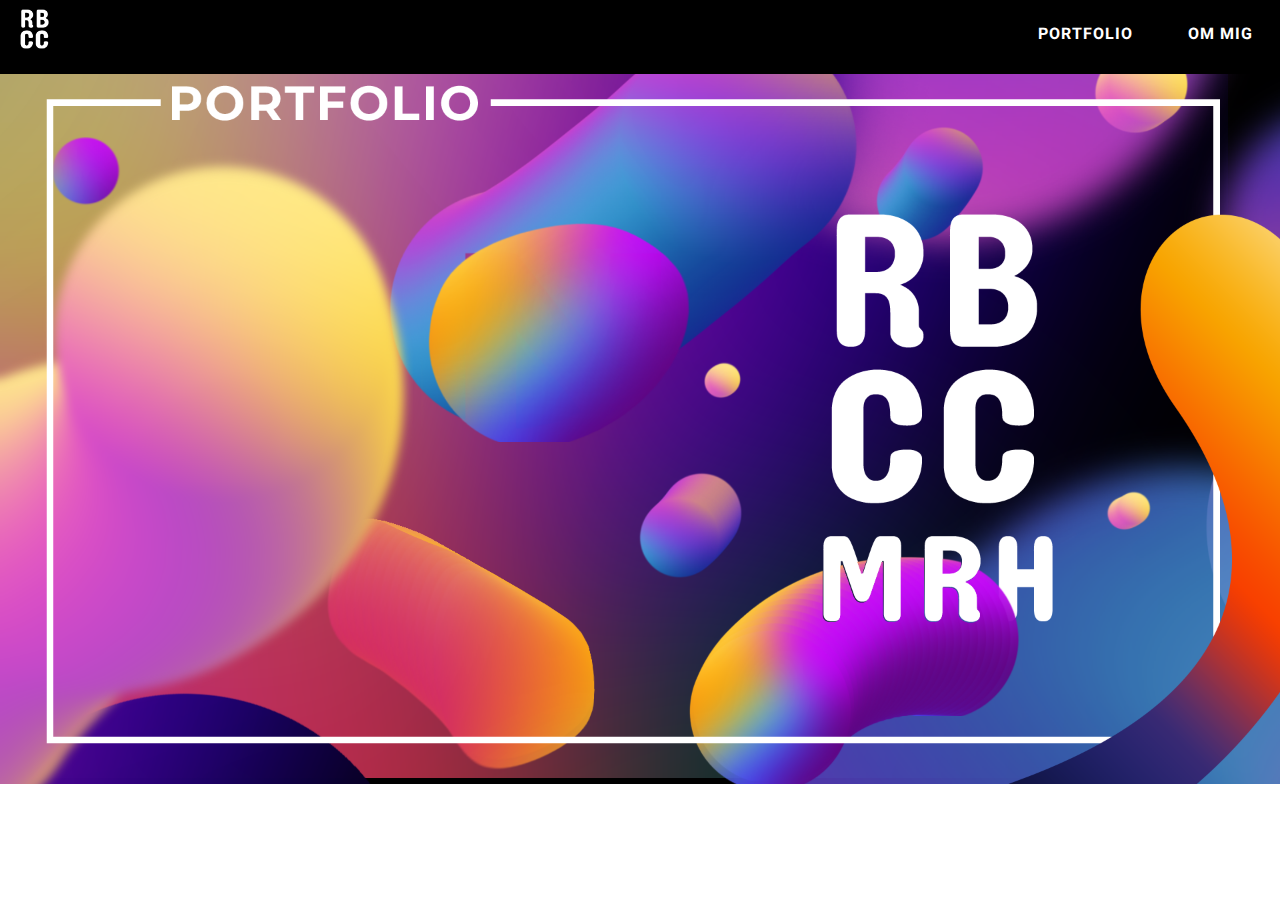
<file: index.html>
<!DOCTYPE html>
<html lang="">

<head>
    <meta charset="utf-8">
    <meta name="viewport" content="width=device-width, initial-scale=1.0">
    <title>PORTFOLIO</title>
    <link rel="stylesheet" href="style.css">
    <link href="https://fonts.googleapis.com/css?family=Arimo|Heebo|Montserrat&display=swap" rel="stylesheet">
</head>

<body>

    <header>
        <nav>
            <a id="logo" href="index.html"><img src="baggrund/logo.png" alt="logo"></a>


            <div id="menuknap">☰</div>
            <ul style="list-style-type:none" id="menu" class="hidden">
                <li><a href="portfolio.html">Portfolio</a>
                    <ul style="list-style-type:none" id="dropdown">
                        <li> <a href="web.html">web</a></li>
                        <li> <a href="ux.html">ux</a></li>
                        <li> <a href="animation.html">animation</a></li>
                        <li><a href="indhold.html">indhold</a></li>

                    </ul>
                </li>

                <li><a href="om.html">Om mig</a></li>

            </ul>



        </nav>
        <!--
        <div id="logo">
            <a href="index.html"><img src="baggrund/logo.png" alt="logo"></a>
        </div>
-->

    </header>



    <section id="splash">

        <div class="mobil_splash">
        </div>
        <div class="desktop_splash"></div>

    </section>

    <script src="script.js"></script>
</body>

</html>
</file>
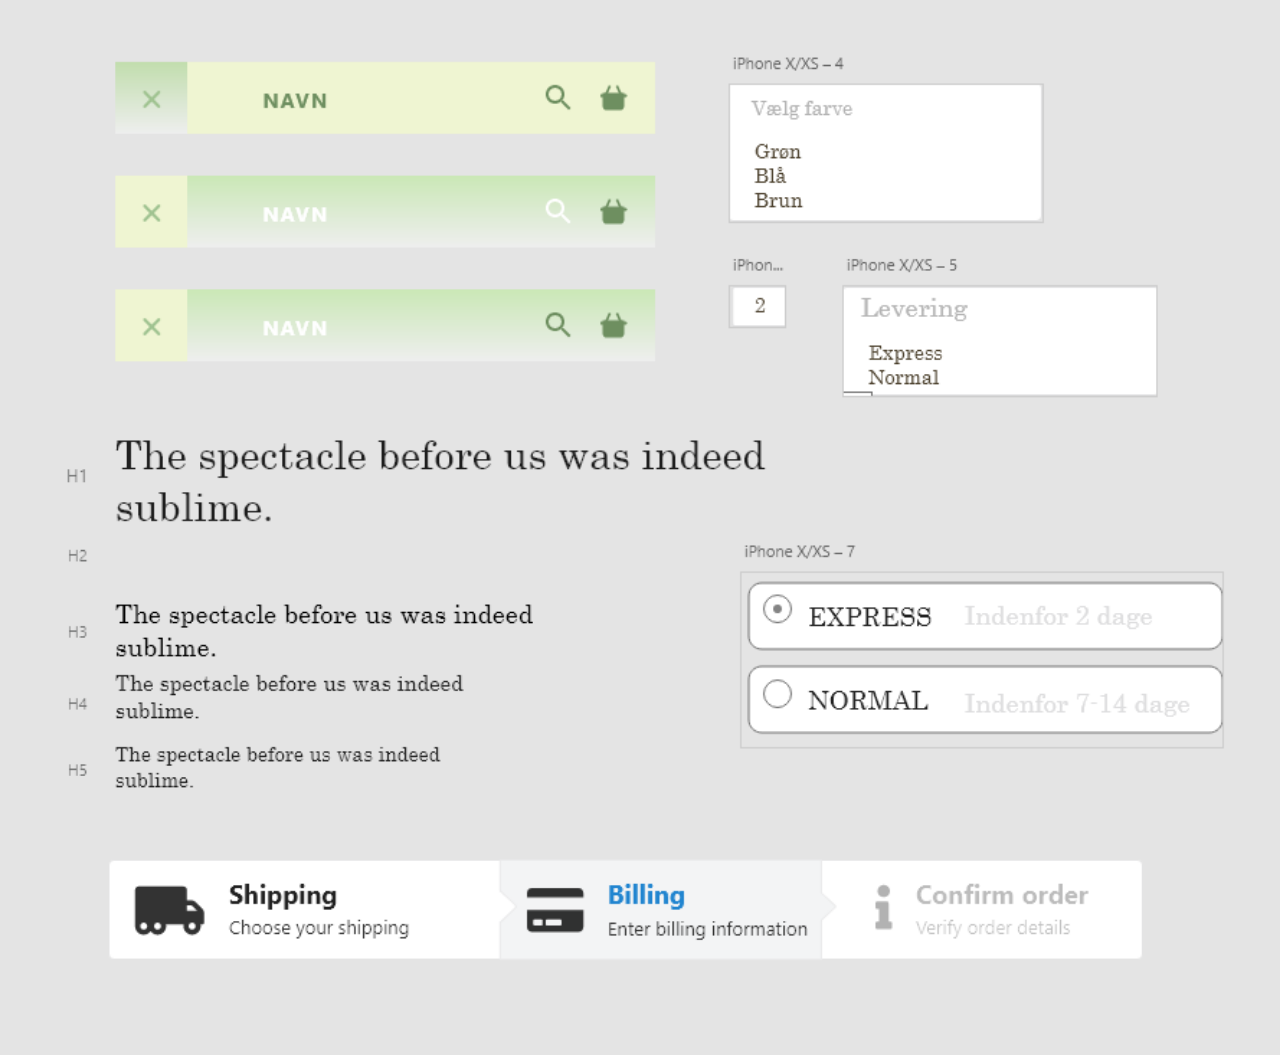
<file: ui_1.html>
<!DOCTYPE html>
<html lang="da">

<head>
    <meta charset="utf-8">
    <meta name="viewport" content="width=device-width, initial-scale=1.0">
    <title></title>
    <link rel="stylesheet" href="style.css">
</head>

<body>
    <img src="ui/ui_1.PNG" alt="assets fra mit ui kit">

    <script src=""></script>
</body>

</html>
</file>
<file: style.css>
/*----------------generelle indstillinger---------*/

* {
    box-sizing: border-box;
    margin: 0;
    padding: 0;
}

body {
    margin: none;


}

img {
    width: 100%;

}

h1 {
    font-family: 'Heebo', sans-serif;
    font-size: 3rem;
    text-transform: uppercase;
}

h2 {
    font-family: 'Arimo', sans-serif;
    font-size: 2rem;

}

h3 {
    font-family: 'Arimo', sans-serif;
    font-size: 1.2rem;
    font-weight: bold;
}


p {
    font-family: 'Montserrat', sans-serif;
    font-size: 1rem;
    padding-bottom: 2vw;
}

li {
    font-family: 'Montserrat', sans-serif;
    font-size: 1rem;

}

/*--------------------menu -----------------*/

.hidden {
    transform: translateX(-100%);
    opacity: 0;
    display: none;
}

#menuknap {
    display: inline-block;
    color: white;
    margin: 0.5rem;
}

#dropdown {

    top: 10vw;
    right: 27vw;
    display: block;

}


#logo {

    height: 12vw;
    width: 12vw;
    background-size: cover;
    position: absolute;
    top: -0.5vw;
    left: 0vw;
}

header {
    width: 100vw;
    background-color: black;
    position: fixed;
    z-index: 100;

}

@media only screen and (min-width:800px) {

    #logo {

        height: 5.5vw;
        width: 5.5vw;

        background-size: cover;
        position: absolute;
        top: -0.5vw;
        left: 0vw;
    }
}





header nav {
    display: flex;
    flex-wrap: wrap;
    flex-direction: column;
    align-items: flex-end;

}


header nav a {
    text-decoration: none;
    text-transform: uppercase;
    font-weight: bold;
    font-family: 'Heebo', sans-serif;
}

nav ul li ul {
    display: none;
    position: absolute;
    background-color: black;
    padding: 0.5vw;


}

nav ul li:hover ul {
    display: block;

}


header a {
    padding: 0.5rem;
    display: flex;
    color: white;
}


header a:hover {
    color: orange;
}



/**** media indstillinger **/

@media only screen and (min-width:800px) {

    #menuknap {
        display: none;
    }

    .hidden {
        transform: translateX(0);
        opacity: 1;
        display: inline-block;
    }

    header li {
        display: inline-block;
        letter-spacing: 1px;

    }

    header nav {
        padding: 0.1rem;
    }


    header nav li {
        padding: 0.3rem;

        margin: 0.8rem;
        text-decoration: none;
        color: black;

        padding-top: 0vw;

    }

    header a:hover {
        color: orange;
    }

    #dropdown {
        display: none;
        top: 3.5vw;
        right: 8.5vw;
        position: absolute;

    }

    header nav li:hover #dropdown {
        display: flex;
        flex-direction: column;


    }





}



@media only screen and (min-width:1600px) {

    #logo {

        height: 6.5vw;
        width: 6.5vw;

        background-size: cover;
        position: absolute;
        top: -0.5vw;
        left: 0vw;
    }

    header {
        width: 100vw;
        height: 6vw;
        background-color: black;
        position: fixed;
        z-index: 100;

    }

    header nav a {
        text-decoration: none;
        text-transform: uppercase;
        font-weight: bold;
        font-family: 'Heebo', sans-serif;
        font-size: 2rem;

    }

    header nav li {
        padding-top: 1vw;
    }

    #dropdown {
        display: none;
        top: 5vw;
        right: 9vw;
        position: absolute;

    }
}

@media only screen and (min-width:2000px) {
    header {
        width: 100vw;
        height: 7vw;
        background-color: black;
        position: fixed;
        z-index: 100;

    }

    header nav a {
        text-decoration: none;
        text-transform: uppercase;
        font-weight: bold;
        font-family: 'Heebo', sans-serif;
        font-size: 2.5rem;

    }

    #dropdown {
        display: none;
        top: 4vw;
        right: 6.5vw;
        position: absolute;

    }

    #logo {

        height: 7.5vw;
        width: 7.5vw;

        background-size: cover;
        position: absolute;

    }
}


/*------------ forside splash ---------*/




.mobil_splash {


    width: 100vw;
    height: 100vh;
    background-image: url(splash/Artboard_2.png);
    background-size: cover;
    padding-top: 2vw;



}



@media only screen and (min-width:1000px) {
    #splash {
        padding-top: 5vw;
    }

    .desktop_splash {

        width: 100vw;
        height: 56.25vw;
        background-image: url(splash/Artboard_1.png);
        background-size: cover;



    }


    .mobil_splash {

        display: none;

    }
}

@media only screen and (min-width:1600px) {
    #splash {
        padding-top: 5vw;
    }

    .desktop_splash {

        width: 100vw;
        height: 56.25vw;
        background-image: url(splash/Artboard_1.png);
        background-size: cover;



    }


    .mobil_splash {

        display: none;

    }
}


/*-------------portfolio--------*/

/*--------tilbage-----*/


.back {
    border-radius: 4px;

    border: none;
    color: #FFFFFF;


    transition: all 0.5s;
    cursor: pointer;
    margin: 5px;
    padding: 1.5rem;
    width: 10vw;


    margin: 4vw 0 0 0;
    display: block;
    text-transform: uppercase;
    position: fixed;

    z-index: 20;
}

.back span {
    cursor: pointer;
    display: inline-block;
    position: absolute;
    transition: 0.5s;
    font-size: 2rem;
    padding-top: 2vw;
}

.back span:after {
    content: 'tilbage';
    position: relative;
    opacity: 0;
    top: 0;
    right: -1vw;
    padding-left: 0.5vw;
    transition: 0.5s;
}

.back:hover span {
    padding-right: 25px;
}

.back:hover span:after {
    opacity: 1;
    right: 0;
}

@media only screen and (min-width:1500px) {
    .back span {
        padding-top: 4vw;
    }
}

/*----portfolio site -----*/

#portfolio {
    background-image: url("baggrund/fade_mobil.png");
    background-repeat: no-repeat;
    background-size: cover;

}

#portfolio h1 {
    color: white;
    top: 20vw;
    left: 20vw;
    padding: 12vw 0vw 0vw 8vw;
    font-size: 2.4rem;



}


@media only screen and (min-width:1000px) {

    #portfolio {
        background-image: url("baggrund/fade_web.png");
        background-repeat: no-repeat;
        background-size: cover;



    }


    #portfolio h1 {
        color: white;
        top: 30vw;
        left: 20vw;
        padding: 8vw 0vw 0vw 2vw;
        font-size: 5rem;




    }
}




#portfolio section {
    max-width: 1200px;
    margin: 0 auto;

}

#portfolio h2 {
    padding-left: 5vw;
}

#portfolio .narrow img {
    width: 90%;
    padding-left: 10vw;
}


#web .sectionwrapper {

    padding: 5vw 2vw 0 2vw;
    display: flex;
    flex-wrap: wrap-reverse;
}

#web .narrow {
    flex-grow: 1;
    flex-basis: 300px;

    padding: 4vw 1.5vw 0 0;
    background-color: #f2f2f2;



}

#web .wide {

    flex-grow: 3;
    flex-basis: 600px;

    padding: 2vw 2vw;
    background-color: #f2f2f2;

}





#portfolio .text {
    padding: 5vw;

    margin-top: 1vw;
}


#ux .sectionwrapper {
    padding: 5vw 2vw 0 2vw;
    display: flex;
    flex-wrap: wrap;
}

#ux .narrow {
    flex-grow: 1;
    flex-basis: 300px;

    padding: 2vw 0 0 1.5vw;
    background-color: #f2f2f2;

}

#ux .wide {

    flex-grow: 3;
    flex-basis: 600px;

    padding: 2vw 2vw;
    background-color: #f2f2f2;
}

#animation .sectionwrapper {
    padding: 5vw 2vw 0 2vw;
    display: flex;
    flex-wrap: wrap-reverse;
}

#animation .narrow {
    flex-grow: 1;
    flex-basis: 300px;

    padding: 4vw 1.5vw 0 0;
    background-color: #f2f2f2;

}

#animation .wide {

    flex-grow: 3;
    flex-basis: 600px;
    ;
    padding: 2vw 2vw;
    background-color: #f2f2f2;
}

#indhold .sectionwrapper {
    padding: 5vw 2vw 5vw 2vw;
    display: flex;
    flex-wrap: wrap;
}

#indhold .narrow {
    flex-grow: 1;
    flex-basis: 300px;

    padding: 4vw 0 0 1.5vw;
    background-color: #f2f2f2;
}

#indhold .wide {

    flex-grow: 3;
    flex-basis: 600px;

    padding: 2vw 2vw;
    background-color: #f2f2f2;
}

@media only screen and (min-width:1000px) {
    #portfolio .narrow img {
        width: 100%;
        padding-left: 0;
    }

}


/*--------knapper--------*/





.button img {

    width: 30vw;
    height: 17vw;
    background-size: cover;


}

.button {
    margin-left: 30vw;
    cursor: pointer;
}

@media only screen and (min-width:1000px) {
    .button img {

        width: 15vw;
        height: 7vw;
        background-size: cover;

    }

    .button {
        margin-left: 16vw;
        position: relative;
    }




}




.button img:hover {
    animation-name: button_hover;
    animation: button_hover 2s forwards;
    animation-iteration-count: infinite;



}

@keyframes button_hover {
    0% {
        transform: scale(1);
    }

    50% {
        transform: scale(1.5);
    }

    100% {
        transform: scale(1);
    }
}

/*-------web -----*/

#tema2 {
    background-image: url("baggrund/fade_mobil.png");
    background-repeat: no-repeat;
    background-size: cover;


}

#tema2 h1 {
    color: white;
    top: 20vw;
    left: 20vw;
    padding: 20vw 0vw 0vw 2vw;
    font-size: 2.4rem;
}

#tema2 section {
    max-width: 1200px;
    margin: 0 auto;

}

#tema2 .sectionwrapper {

    padding: 5vw 2vw 5vw 2vw;
    display: flex;
    flex-wrap: wrap;

}

#tema2 .narrow {
    flex-grow: 1;
    flex-basis: 400px;

    padding: 2vw 2vw;
    background-color: #f2f2f2;

}

#tema2 .wide {

    flex-grow: 3;
    flex-basis: 500px;

    padding: 2vw 2vw;
    background-color: #f2f2f2;
}

#tema2 .text {
    padding: 2vw;



}

#tema2 h2 {
    margin-top: 1vw;
    padding-left: 2vw;

}

#tema2 h3 {
    margin-top: 2vw;
    padding-left: 2vw;

}

#tema2 ul {

    padding-left: 4.5vw;
}



@media only screen and (min-width:900px) {
    #tema2 .sectionwrapper {
        padding: 0 12vw 5vw 12vw;
    }

    #tema2 h1 {
        color: white;
        top: 30vw;
        left: 20vw;
        padding: 8vw 0vw 5vw 12vw;
        font-size: 5rem;

    }

    #tema2 p {
        padding-bottom: 2vw;
    }

    #tema2 ul {

        padding-left: 0vw;
    }

}


.but img {

    width: 30vw;
    height: 17vw;
    background-size: cover;


}

.but {
    /* margin-left: 30vw;*/
    cursor: pointer;
    margin: 2vw 0 0 10vw;

}

@media only screen and (min-width:1000px) {
    .but img {

        width: 10vw;
        height: 6vw;
        background-size: cover;

    }

    .but {
        margin: 2vw 0 0 5vw;
        position: relative;
    }




}


/*--------ux -------*/

#tema3 {
    background-image: url("baggrund/fade_mobil.png");
    background-repeat: no-repeat;
    background-size: cover;


}

#tema3 h1 {
    color: white;
    top: 20vw;
    left: 20vw;
    padding: 20vw 0vw 0vw 2vw;
    font-size: 2.4rem;
}

#tema3 section {
    max-width: 1200px;
    margin: 0 auto;

}

#tema3 .sectionwrapper {

    padding: 5vw 2vw 5vw 2vw;
    display: flex;
    flex-wrap: wrap;

}

#tema3 .narrow {
    flex-grow: 1;
    flex-basis: 400px;

    padding: 2vw 2vw;
    background-color: #f2f2f2;

}

#tema3 .wide {

    flex-grow: 3;
    flex-basis: 500px;

    padding: 2vw 2vw;
    background-color: #f2f2f2;

}

#tema3 .text {
    padding: 2vw;



}

#tema3 h2 {
    margin-top: 1vw;
    padding-left: 2vw;

}

#tema3 h3 {
    margin-top: 2vw;
    padding-left: 2vw;

}

#tema3 ul {

    padding-left: 4.5vw;
}



@media only screen and (min-width:1000px) {
    #tema3 .sectionwrapper {
        padding: 0 12vw 5vw 12vw;
    }

    #tema3 h1 {
        color: white;
        top: 30vw;
        left: 20vw;
        padding: 8vw 0vw 5vw 12vw;
        font-size: 5rem;
    }

    #tema3 ul {

        padding-left: 0vw;
    }



}

/*------animation -----*/
#tema4 {
    background-image: url("baggrund/fade_mobil.png");
    background-repeat: no-repeat;
    background-size: cover;


}

#tema4 h1 {
    color: white;
    top: 20vw;
    left: 20vw;
    padding: 20vw 0vw 0vw 2vw;
    font-size: 2.4rem;
}

#tema4 section {
    max-width: 1200px;
    margin: 0 auto;

}

#tema4 .sectionwrapper {

    padding: 5vw 2vw 5vw 2vw;
    display: flex;
    flex-wrap: wrap;

}

#tema4 .narrow {
    flex-grow: 1;
    flex-basis: 400px;

    padding: 2vw 2vw;
    background-color: #f2f2f2;

}

#tema4 .wide {

    flex-grow: 3;
    flex-basis: 500px;

    padding: 2vw 2vw;
    background-color: #f2f2f2;

}

#tema4 .text {
    padding: 2vw;

}

#tema4. p {
    padding-bottom: 2vw;
}

#tema4 h2 {
    margin-top: 1vw;
    padding-left: 2vw;

}

#tema4 h3 {
    margin-top: 2vw;
    padding-left: 2vw;

}

#tema4 ul {

    padding-left: 4.5vw;
}




@media only screen and (min-width:900px) {
    #tema4 .sectionwrapper {
        padding: 0 12vw 5vw 12vw;
    }

    #tema4 h1 {
        color: white;
        top: 30vw;
        left: 20vw;
        padding: 8vw 0vw 5vw 12vw;
        font-size: 5rem;

    }

    #tema5 ul {

        padding-left: 0vw;
    }

    #tema4. p {
        padding-bottom: 2vw;
    }

}

/*-------indhold -------*/
#tema5 {
    background-image: url("baggrund/fade_mobil.png");
    background-repeat: no-repeat;
    background-size: cover;


}

#tema5 h1 {
    color: white;
    top: 20vw;
    left: 20vw;
    padding: 20vw 0vw 0vw 2vw;
    font-size: 2.4rem;
}

#tema5 section {
    max-width: 1200px;
    margin: 0 auto;

}

#tema5 .sectionwrapper {

    padding: 5vw 2vw 5vw 2vw;
    display: flex;
    flex-wrap: wrap;

}

#tema5 .narrow {
    flex-grow: 1;
    flex-basis: 400px;

    padding: 2vw 2vw;
    background-color: #f2f2f2;

}

#tema5 .wide {

    flex-grow: 3;
    flex-basis: 500px;

    padding: 2vw 2vw;
    background-color: #f2f2f2;

}

#tema5 .text {
    padding: 2vw;



}

#tema5 h2 {
    margin-top: 1vw;
    padding-left: 2vw;

}

#tema5 h3 {
    margin-top: 2vw;
    padding-left: 2vw;

}

#tema5 ul {

    padding-left: 4.5vw;
}


@media only screen and (min-width:1000px) {
    #tema5 .sectionwrapper {
        padding: 0 12vw 5vw 12vw;
    }

    #tema5 h1 {
        color: white;
        top: 30vw;
        left: 20vw;
        padding: 8vw 0vw 5vw 12vw;
        font-size: 5rem;

    }

    #tema5 ul {

        padding-left: 0vw;
    }


}

}

/*

@media only screen and (min-width:2000px) {
    #tema5 .narrow {
        flex-grow: 1;
        flex-basis: 600px;
    }

    #tema5 .wide {
        flex-grow: 3;
        flex-basis: 800px;
    }
*/



}

/*-------om mig -------*/
#om {
    background-image: url("baggrund/fade_mobil.png");
    background-repeat: no-repeat;
    background-size: cover;


}

#om h1 {
    color: white;
    top: 20vw;
    left: 20vw;
    padding: 20vw 0vw 0vw 32vw;
    font-size: 2.4rem;
}

#om h2 {
    margin-top: 1vw;
    text-align: center;
}



#om section {
    min-width: 1200px;
    margin: 0 auto;

}

#om .sectionwrapper {

    padding: 5vw 2vw 5vw 2vw;
    display: flex;
    flex-wrap: wrap;

}

#om .narrow {
    flex-grow: 1;
    flex-basis: 400px;

    padding: 2vw 2vw;
    background-color: #f2f2f2;

}

#om .wide {
    flex-grow: 3;
    flex-basis: 600px;

    padding: 2vw 2vw;
    background-color: #f2f2f2;


}

#om .text {
    padding: 4vw;



}

#om p {
    line-height: 21px;
    margin: 2vw;
}

#om .portrait_mobile {
    width: 80vw;
    height: 60vw;

    background-image: url(billeder/cv_billede_1.png);
    background-size: cover;

}

@media only screen and (min-width:1000px) {
    #om .sectionwrapper {
        padding: 2vw 8vw 8vw 8vw;
        margin: 0vw;
    }

    #om h1 {
        color: white;
        top: 30vw;
        left: 20vw;
        padding: 8vw 0vw 0vw 8vw;
        font-size: 5rem;


    }

    #om .narrow img {
        padding-top: 10vw;


    }

    #om .portrait_desktop {
        width: 30vw;
        height: 48vw;
        background-image: url(billeder/cv_billede_2.png);
        background-size: cover;

    }

    #om .portrait_mobile {
        display: none;
    }



}



.butn img {

    width: 30vw;
    height: 17vw;
    background-size: cover;


}

.butn {
    margin-left: 30vw;
    cursor: pointer;
}

@media only screen and (min-width:1000px) {
    .butn img {

        width: 12vw;
        height: 7vw;
        background-size: cover;

    }

    .butn {
        margin-left: 16vw;
        position: relative;
    }




}

.butn img:hover {
    animation-name: button_hover;
    animation: button_hover 2s forwards;
    animation-iteration-count: infinite;



}

@keyframes button_hover {
    0% {
        transform: scale(1);
    }

    50% {
        transform: scale(1.5);
    }

    100% {
        transform: scale(1);
    }
}


/*---footer-----*/



footer .sectionwrapper {
    background-color: black;
    display: flex;
    flex-wrap: wrap;
    flex-direction: row;

    /*husk at få tingende til at ligge midt i på web
    Link til social medier*/


}

footer .col {
    flex-grow: 1;
    flex-basis: 300px;
    padding: 0.5vw;
    margin: 1vw 1vw 0.2vw 1.5vw;


}

footer h3 {
    color: white;
    padding-bottom: 0.5vw;
}

footer p {
    color: white;
    padding: 0.5vw;
    font-size: 0.8rem;
}

footer img {
    width: 10%;
    padding-right: 1vw;
}
</file>
